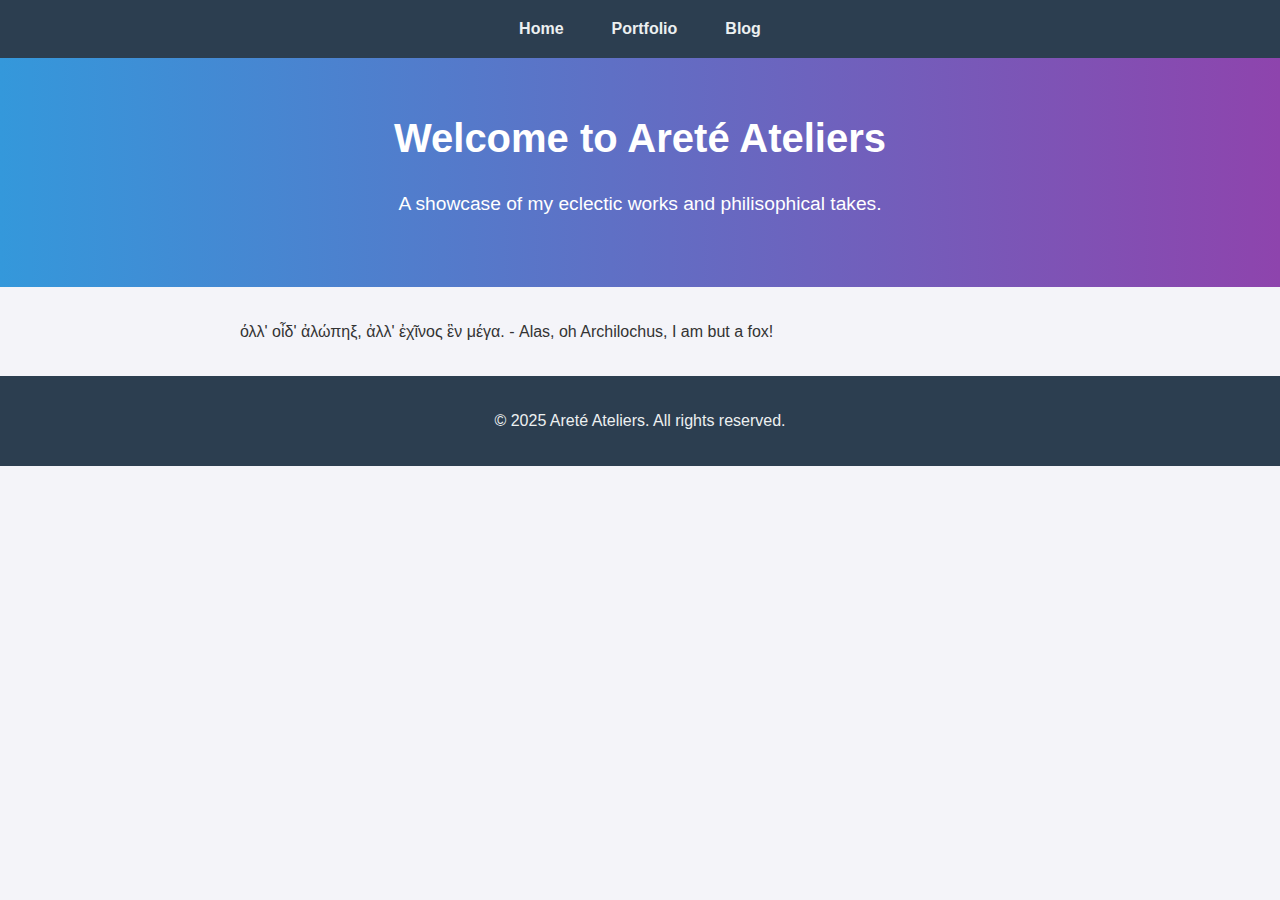
<file: index.html>
<!DOCTYPE html>
<html lang="en">
<head>
    <meta charset="UTF-8">
    <meta name="viewport" content="width=device-width, initial-scale=1.0">
    <title>Areté Ateliers</title>
    <link rel="stylesheet" href="style.css">
</head>
<body>
    <nav>
        <ul>
            <li><a href="index.html">Home</a></li>
            <li><a href="portfolio.html">Portfolio</a></li>
            <li><a href="blog.html">Blog</a></li>
        </ul>
    </nav>
    <header>
        <h1>Welcome to Areté Ateliers</h1>
        <p>A showcase of my eclectic works and philisophical takes.</p>
    </header>
    <main>
        <section>
            <p>όλλ' οἶδ' ἀλώπηξ, ἀλλ' ἐχῖνος ἓν μέγα. - Alas, oh Archilochus, I am but a fox!</p>
        </section>
    </main>
    <footer>
        <p>© 2025 Areté Ateliers. All rights reserved.</p>
    </footer>
</body>
</html>
</file>
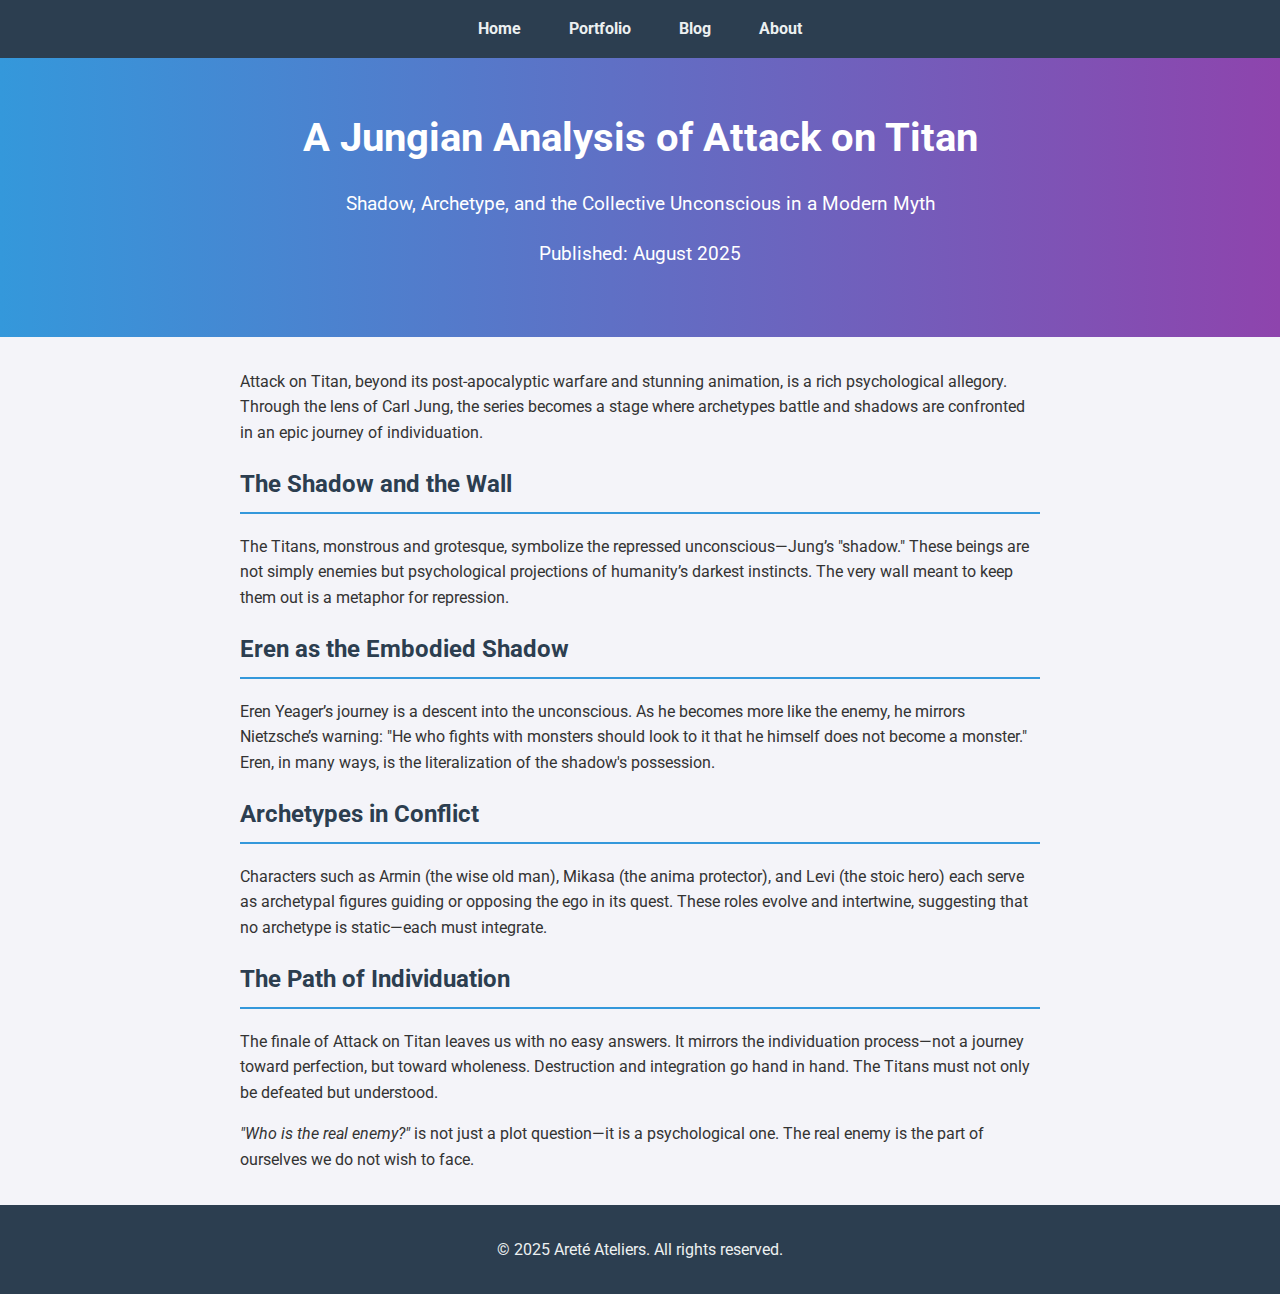
<file: AOT.html>
<!DOCTYPE html>
<html lang="en">
<head>
    <meta charset="UTF-8">
    <meta name="viewport" content="width=device-width, initial-scale=1.0">
    <title>A Jungian Analysis of Attack on Titan</title>
    <link href="https://fonts.googleapis.com/css2?family=Roboto:wght@400;700&display=swap" rel="stylesheet">
    <link rel="stylesheet" href="style.css">
</head>
<body>
    <nav>
        <ul>
            <li><a href="index.html">Home</a></li>
            <li><a href="portfolio.html">Portfolio</a></li>
            <li><a href="blog.html">Blog</a></li>
            <li><a href="about.html">About</a></li>
        </ul>
    </nav>

    <header class="article-header">
        <h1>A Jungian Analysis of Attack on Titan</h1>
        <p class="subtitle">Shadow, Archetype, and the Collective Unconscious in a Modern Myth</p>
        <p class="article-date">Published: August 2025</p>
    </header>

    <main class="article-content">
        <article>
            <p>
                Attack on Titan, beyond its post-apocalyptic warfare and stunning animation, is a rich psychological allegory.
                Through the lens of Carl Jung, the series becomes a stage where archetypes battle and shadows are confronted in an epic journey of individuation.
            </p>

            <h2>The Shadow and the Wall</h2>
            <p>
                The Titans, monstrous and grotesque, symbolize the repressed unconscious—Jung’s "shadow." These beings
                are not simply enemies but psychological projections of humanity’s darkest instincts. The very wall meant to keep them out is a metaphor for repression.
            </p>

            <h2>Eren as the Embodied Shadow</h2>
            <p>
                Eren Yeager’s journey is a descent into the unconscious. As he becomes more like the enemy, he mirrors Nietzsche’s warning:
                "He who fights with monsters should look to it that he himself does not become a monster." Eren, in many ways, is the literalization of the shadow's possession.
            </p>

            <h2>Archetypes in Conflict</h2>
            <p>
                Characters such as Armin (the wise old man), Mikasa (the anima protector), and Levi (the stoic hero) each serve as archetypal figures
                guiding or opposing the ego in its quest. These roles evolve and intertwine, suggesting that no archetype is static—each must integrate.
            </p>

            <h2>The Path of Individuation</h2>
            <p>
                The finale of Attack on Titan leaves us with no easy answers. It mirrors the individuation process—not a journey toward perfection,
                but toward wholeness. Destruction and integration go hand in hand. The Titans must not only be defeated but understood.
            </p>

            <p><em>"Who is the real enemy?"</em> is not just a plot question—it is a psychological one. The real enemy is the part of ourselves we do not wish to face.</p>
        </article>
    </main>

    <footer>
        <p>© 2025 Areté Ateliers. All rights reserved.</p>
    </footer>
</body>
</html>
</file>
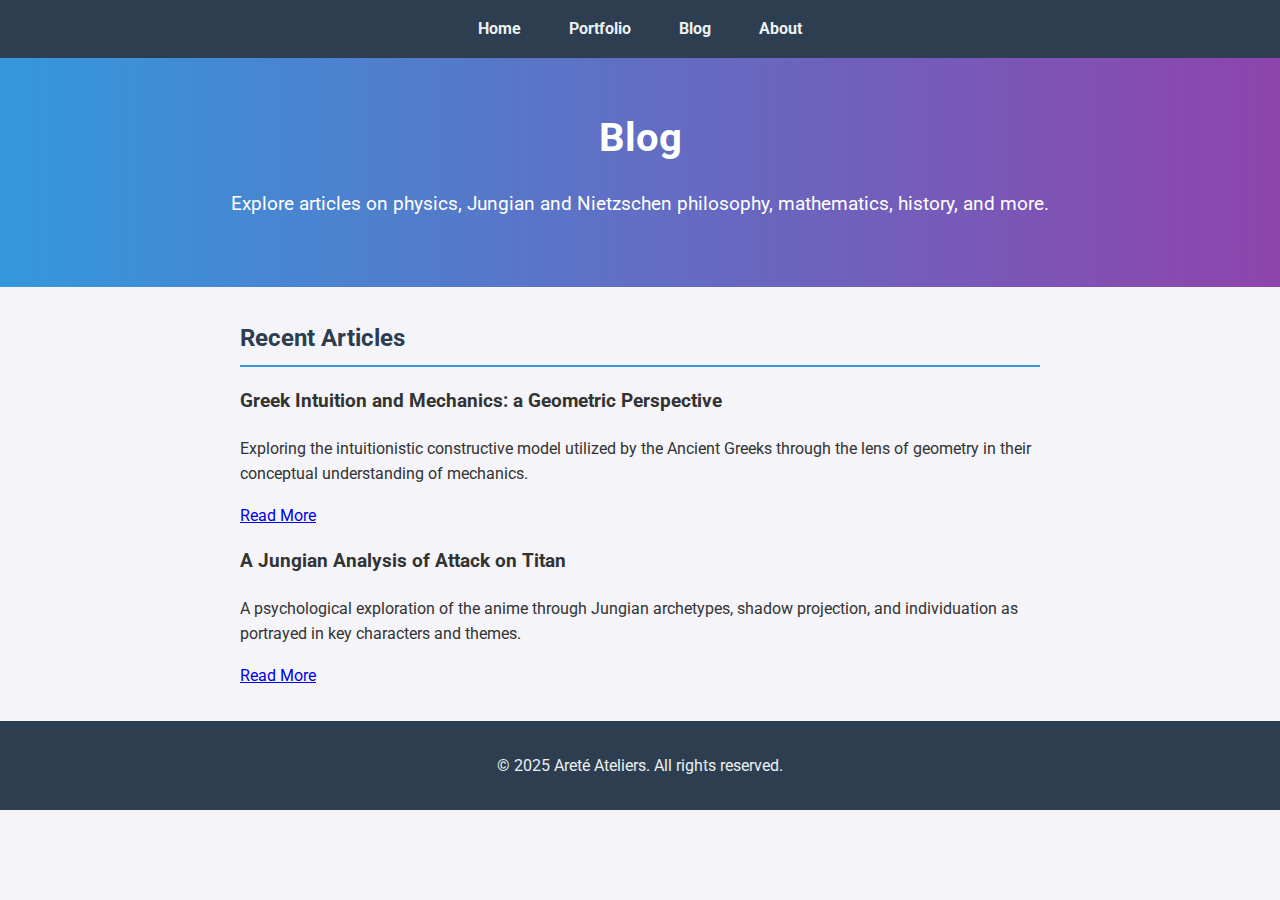
<file: blog.html>
<!DOCTYPE html>
<html lang="en">
<head>
    <meta charset="UTF-8">
    <meta name="viewport" content="width=device-width, initial-scale=1.0">
    <title>Blog - Articles from Ancient Greece to Nutrition Biophysics</title>
    <link href="https://fonts.googleapis.com/css2?family=Roboto:wght@400;700&display=swap" rel="stylesheet">
    <link rel="stylesheet" href="style.css">
</head>
<body>
    <nav>
        <ul>
            <li><a href="index.html">Home</a></li>
            <li><a href="portfolio.html">Portfolio</a></li>
            <li><a href="blog.html">Blog</a></li>
            <li><a href="about.html">About</a></li>
        </ul>
    </nav>
    <header>
        <h1>Blog</h1>
        <p>Explore articles on physics, Jungian and Nietzschen philosophy, mathematics, history, and more.</p>
    </header>
    <main>
        <section class="blog-posts">
            <h2>Recent Articles</h2>
            <div class="article-grid">
                <div class="article-card">
                    <h3>Greek Intuition and Mechanics: a Geometric Perspective</h3>
                    <p>Exploring the intuitionistic constructive model utilized by the Ancient Greeks through the lens of geometry in their conceptual understanding of mechanics.</p>
                    <a href="article1.html" class="btn">Read More</a>
                </div>
                <div class="article-card">
                    <h3>A Jungian Analysis of Attack on Titan</h3>
                    <p>A psychological exploration of the anime through Jungian archetypes, shadow projection, and individuation as portrayed in key characters and themes.</p>
                    <a href="AOT.html" class="btn">Read More</a>
                </div>
            </div>
        </section>
    </main>
    <footer>
        <p>© 2025 Areté Ateliers. All rights reserved.</p>
    </footer>
</body>
</html>
</file>
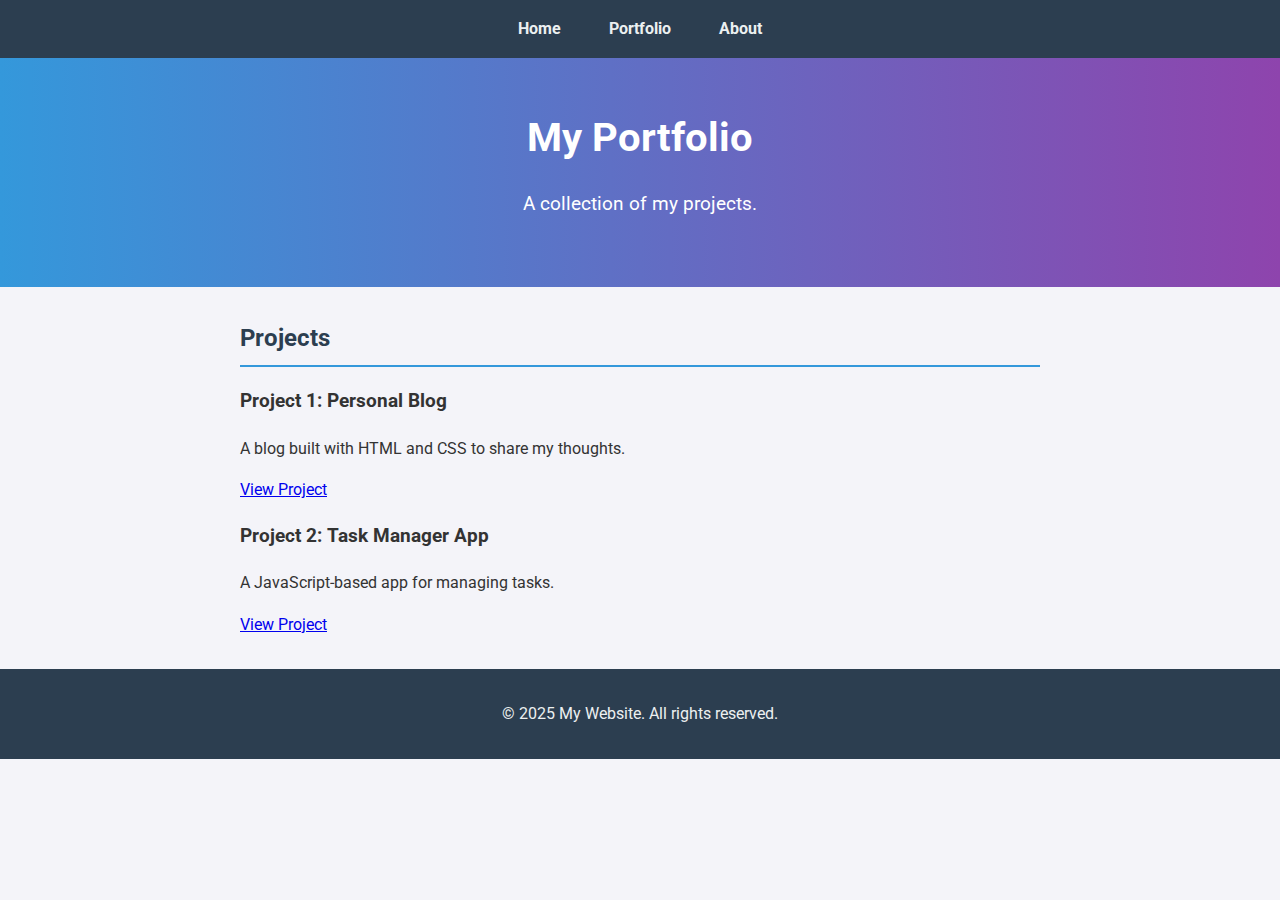
<file: portfolio.html>
<!DOCTYPE html>
<html lang="en">
<head>
    <meta charset="UTF-8">
    <meta name="viewport" content="width=device-width, initial-scale=1.0">
    <title>My Portfolio</title>
    <link href="https://fonts.googleapis.com/css2?family=Roboto:wght@400;700&display=swap" rel="stylesheet">
    <link rel="stylesheet" href="style.css">
</head>
<body>
    <nav>
        <ul>
            <li><a href="index.html">Home</a></li>
            <li><a href="portfolio.html">Portfolio</a></li>
            <li><a href="about.html">About</a></li>
        </ul>
    </nav>
    <header>
        <h1>My Portfolio</h1>
        <p>A collection of my projects.</p>
    </header>
    <main>
        <section>
            <h2>Projects</h2>
            <div class="project">
                <h3>Project 1: Personal Blog</h3>
                <p>A blog built with HTML and CSS to share my thoughts.</p>
                <a href="project1.html">View Project</a>
            </div>
            <div class="project">
                <h3>Project 2: Task Manager App</h3>
                <p>A JavaScript-based app for managing tasks.</p>
                <a href="project2.html">View Project</a>
            </div>
        </section>
    </main>
    <footer>
        <p>&copy; 2025 My Website. All rights reserved.</p>
 </footer>
</body>
</html>
</file>
<file: style.css>
body {
    font-family: 'Roboto', sans-serif;
    margin: 0;
    background-color: #f4f4f9;
    color: #333;
    line-height: 1.6;
}

nav {
    background-color: #2c3e50;
    padding: 1rem;
    position: sticky;
    top: 0;
    z-index: 100;
}

nav ul {
    list-style: none;
    margin: 0;
    padding: 0;
    display: flex;
    justify-content: center;
}

nav ul li {
    margin: 0 1.5rem;
}

nav ul li a {
    color: #ecf0f1;
    text-decoration: none;
    font-weight: bold;
    transition: color 0.3s;
}

nav ul li a:hover {
    color: #3498db;
}

header {
    text-align: center;
    padding: 3rem 1rem;
    background: linear-gradient(to right, #3498db, #8e44ad);
    color: #fff;
}

header h1 {
    margin: 0;
    font-size: 2.5rem;
}

header p {
    font-size: 1.2rem;
}

main {
    max-width: 800px;
    margin: 2rem auto;
    padding: 0 1rem;
}

section {
    margin-bottom: 2rem;
}

h2 {
    color: #2c3e50;
    border-bottom: 2px solid #3498db;
    padding-bottom: 0.5rem;
}

footer {
    text-align: center;
    padding: 1rem;
    background-color: #2c3e50;
    color: #ecf0f1;
}

/* Responsive Design */
@media (max-width: 600px) {
    nav ul {
        flex-direction: column;
        align-items: center;
    }

    nav ul li {
        margin: 0.5rem 0;
    }

    header h1 {
        font-size: 1.8rem;
    }
}
</file>
